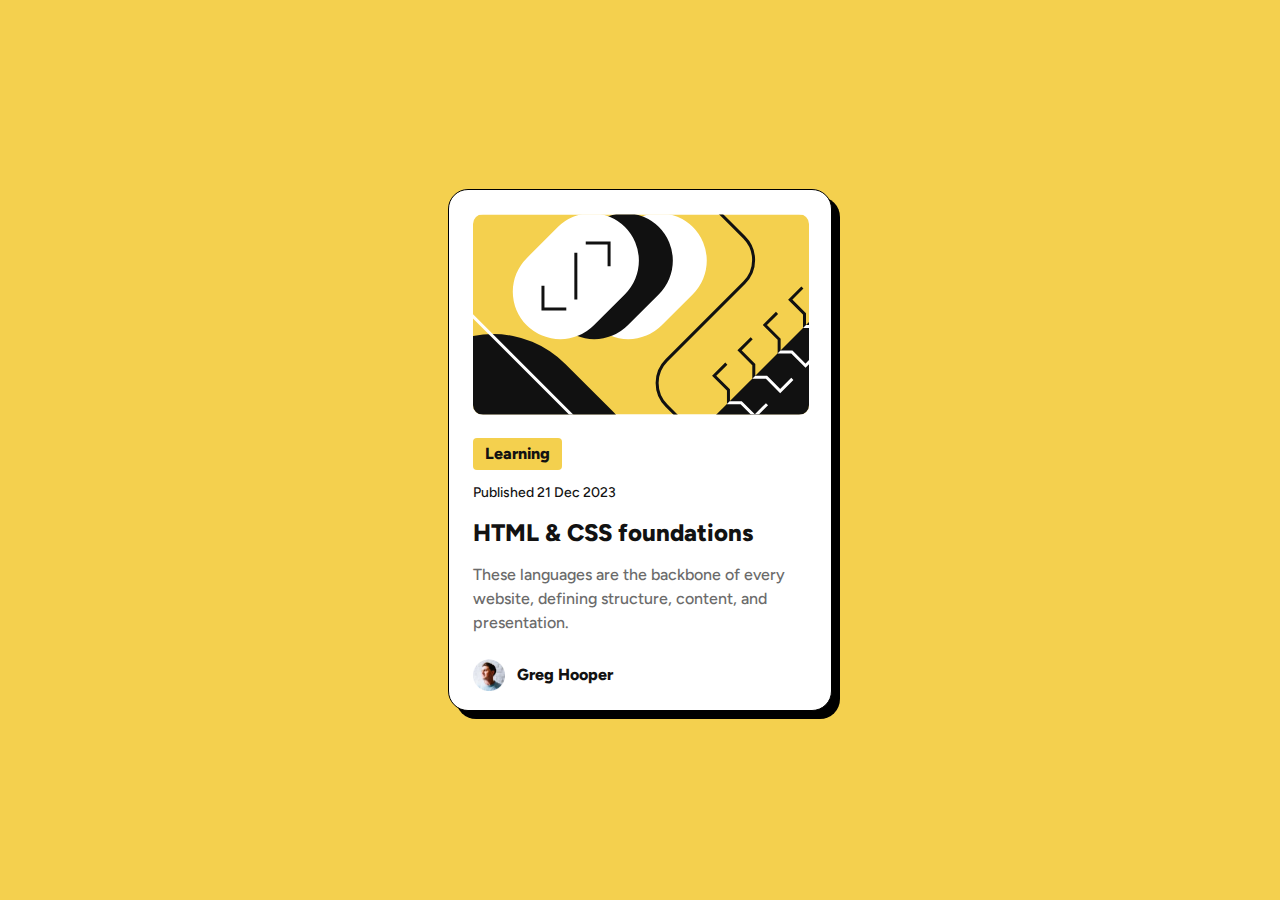
<file: blog-preview-card/index.html>
<!DOCTYPE html>
<html lang="en">
<head>
	<meta charset="UTF-8">
	<meta name="viewport" content="width=device-width, initial-scale=1.0"> <!-- displays site properly based on user's device -->

	<link rel="icon" type="image/png" sizes="32x32" href="./assets/images/favicon-32x32.png">
	<link rel="stylesheet" href="./styles.css">

	<title>Blog preview card | Frontend Mentor</title>
</head>
<body>
	<main class="card">
		<div class="card-image">
			<img src="./assets//images/illustration-article.svg" alt="asticle illustration" />
		</div>
		<div class="card-content">
			<div class="tag">
				<p id="tag">Learning</p>
			</div>
			<p class="date">Published 21 Dec 2023</p>
			<h1>HTML & CSS foundations</h1>
			<p class="description">
				These languages are the backbone of every website, defining structure, content, and presentation.
			</p>
		</div>
		<div class="author">
			<img src="./assets/images/image-avatar.webp" alt="user avatar"/>
			<p class="author-name">Greg Hooper</p>
		</div>
	</main>
</body>
</html>
</file>
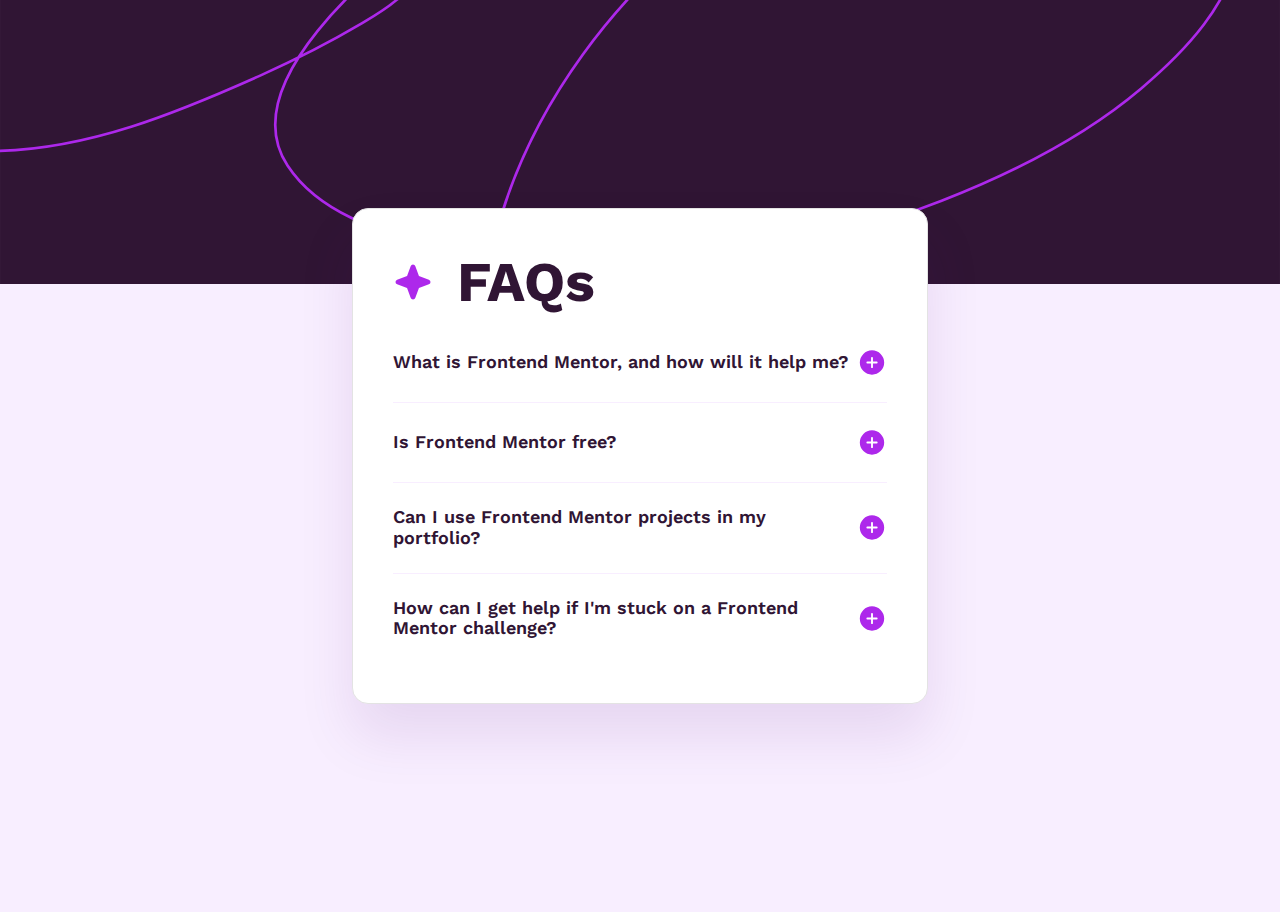
<file: faq-accordion/index.html>
<!DOCTYPE html>
<html lang="en">
<head>
	<meta charset="UTF-8">
	<meta name="viewport" content="width=device-width, initial-scale=1.0"> <!-- displays site properly based on user's device -->

	<link rel="icon" type="image/png" sizes="32x32" href="./assets/images/favicon-32x32.png">
	<link rel="stylesheet" href="styles.css">
	
	<title>FAQ accordion | Frontend Mentor</title>

</head>
<body>
	<main>
		<header>
			<img src="./assets/images/icon-star.svg" alt="star icon">
			<h1 class="title">FAQs</h1>
		</header>
		<section>
			<div class="item">
				<div class="question-container">
					<h2 class="question">What is Frontend Mentor, and how will it help me?</h2>
					<img class="icon" src="./assets/images/icon-plus.svg" alt="plus icon">
				</div>
		
				<p class="answer">Frontend Mentor offers realistic coding challenges to help developers improve their 
				frontend coding skills with projects in HTML, CSS, and JavaScript. It's suitable for 
				all levels and ideal for portfolio building.</p>
			</div>
	
			<hr>
			
			<div class="item">
				<div class="question-container">
					<h2 class="question">Is Frontend Mentor free?</h2>
					<img class="icon" src="./assets/images/icon-plus.svg" alt="plus icon">
				</div>
				
				<p class="answer">Yes, Frontend Mentor offers both free and premium coding challenges, with the free 
				option providing access to a range of projects suitable for all skill levels.</p>
			</div>

			<hr>
	
			<div class="item">
				<div class="question-container">
					<h2 class="question">Can I use Frontend Mentor projects in my portfolio?</h2>
					<img class="icon" src="./assets/images/icon-plus.svg" alt="plus icon">
				</div>

				<p class="answer">Yes, you can use projects completed on Frontend Mentor in your portfolio. It's an excellent
				way to showcase your skills to potential employers!</p>
			</div>

			<hr>
	
			<div class="item">
				<div class="question-container">
					<h2 class="question">How can I get help if I'm stuck on a Frontend Mentor challenge?</h2>
					<img class="icon" src="./assets/images/icon-plus.svg" alt="plus icon">
				</div>

				<p class="answer">The best place to get help is inside Frontend Mentor's Discord community. There's a help 
				channel where you can ask questions and seek support from other community members.</p>
			</div>
		</section>
	</main>

	<script src="script.js"></script>
</body>
</html>
</file>
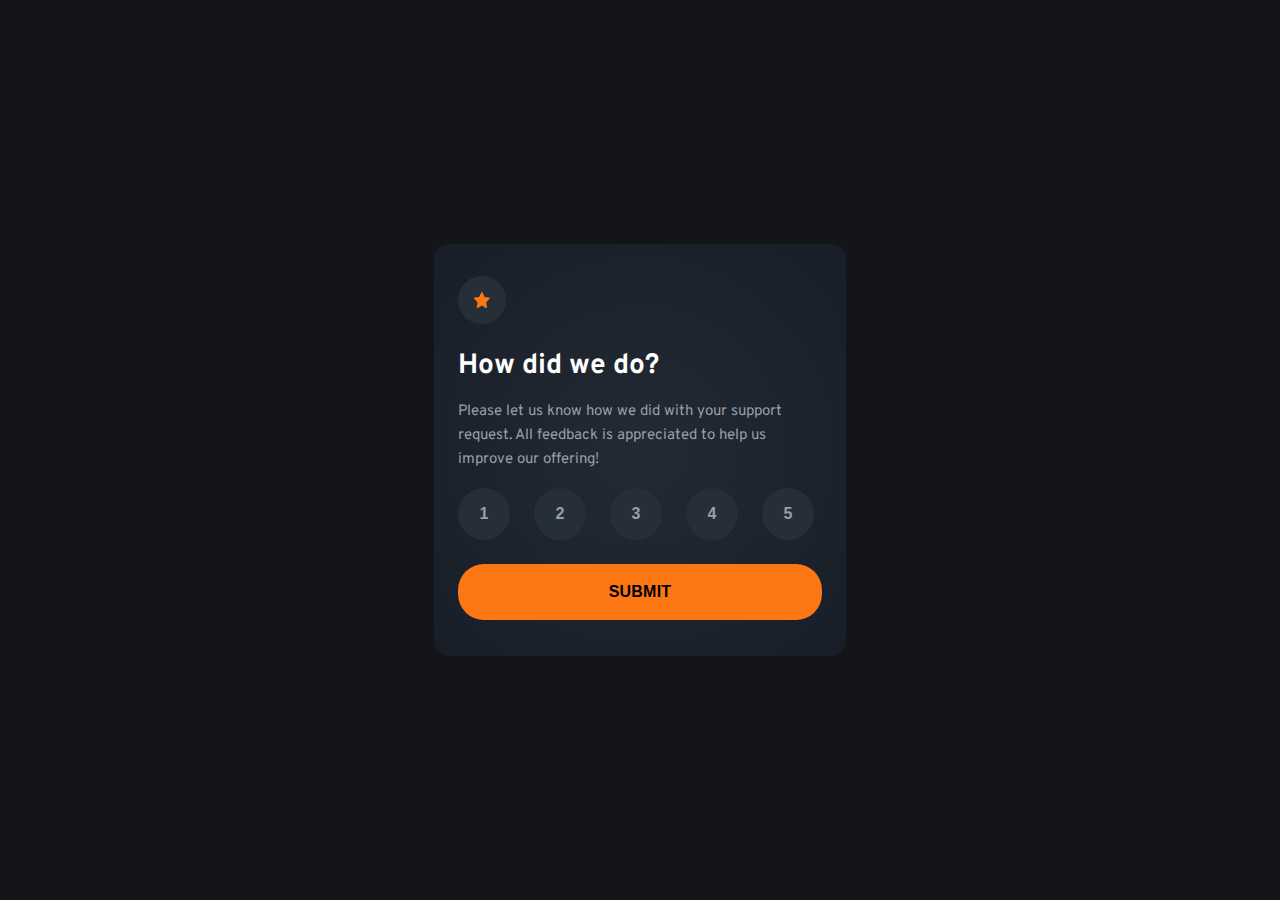
<file: interactive-rating-component/index.html>
<!DOCTYPE html>
<html lang="en">
<head>
  <meta charset="UTF-8">
  <meta name="viewport" content="width=device-width, initial-scale=1.0"> <!-- displays site properly based on user's device -->

  <link rel="icon" type="image/png" sizes="32x32" href="./images/favicon-32x32.png">
  <link rel="stylesheet" href="./styles.css">

  <title>Frontend Mentor | Interactive rating component</title>
</head>
<body>
  <main>
    <section id="rating" class="container">
      <div class="img-background">
        <img class="icon" src="./images/icon-star.svg" alt="star icon">
      </div>
      
      <div class="container-text">
        <h1>How did we do?</h1>
        <p>Please let us know how we did with your support request. All feedback is appreciated to help us improve our offering!</p>
        <div class="rating-container">
          <button>1</button>
          <button>2</button>
          <button>3</button>
          <button>4</button>
          <button>5</button>
        </div>
      </div>

      <button class="btn-submit">Submit</button>
    </section>

    <section id="thankyou" class="container center hide">
      <img src="./images/illustration-thank-you.svg" alt="thank you illustration">
      <p class="selection">You selected <!-- Add rating here --> out of 5</p>

      <div class="container-text">
        <h1>Thank you!</h1>
  
        <p>We appreciate you taking the time to give a rating. If you ever need more support, 
        don’t hesitate to get in touch!</p>
      </div>
    </section>
  </main>

  <script src="./script.js"></script>
</body>
</html>
</file>
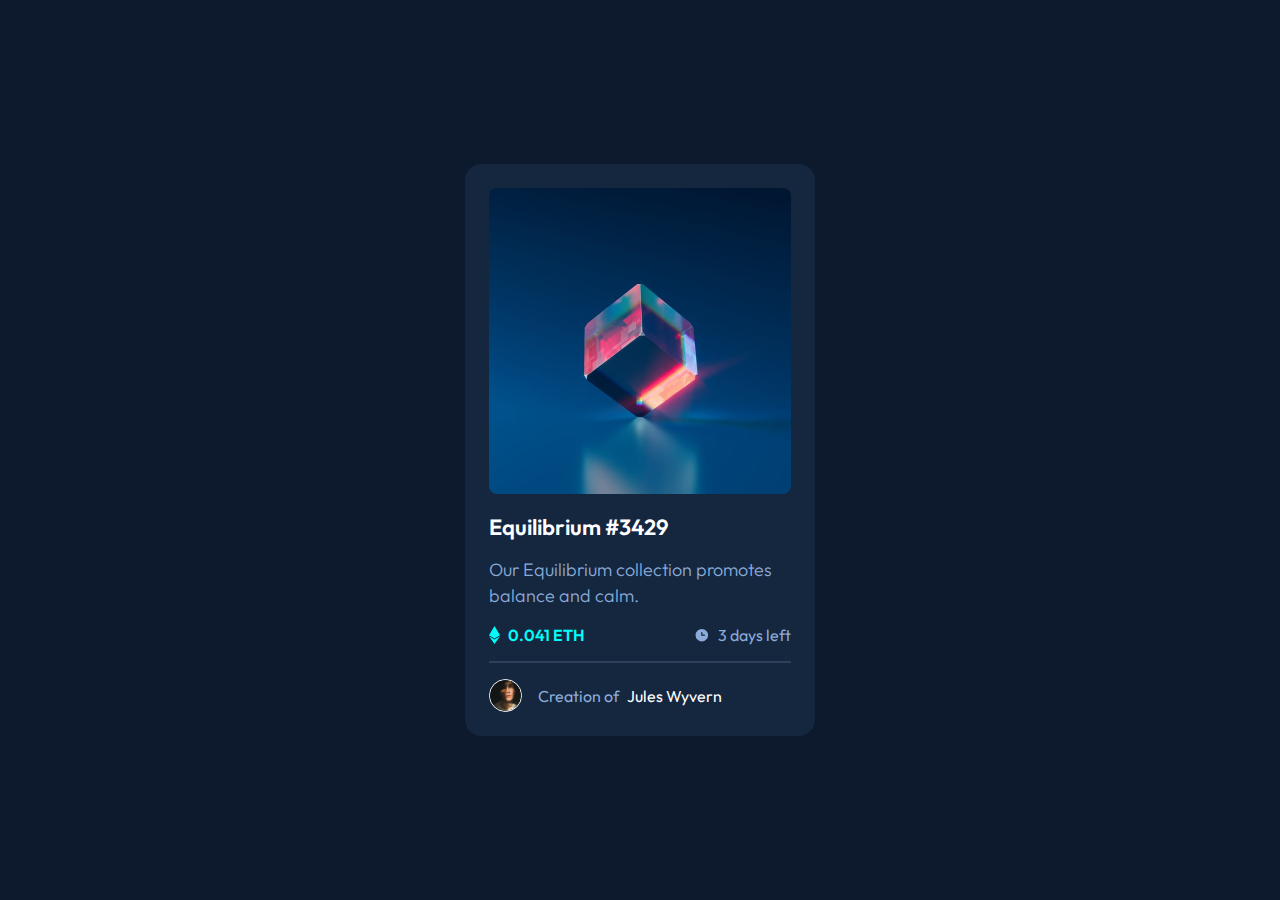
<file: nft-preview-card/index.html>
<!DOCTYPE html>
<html lang="en">
<head>
  <meta charset="UTF-8">
  <meta name="viewport" content="width=device-width, initial-scale=1.0"> <!-- displays site properly based on user's device -->

  <link rel="icon" type="image/png" sizes="32x32" href="./images/favicon-32x32.png">
  <link rel="stylesheet" href="./styles/styles.css">
  
  <title>Frontend Mentor | NFT preview card component</title>

</head>
<body>
  <main>
    <article>
      <div class="image-container">
        <div class="card-img">
          <img src="./images/image-equilibrium.jpg" alt="project image" >
        </div>
        <div class="overlay">
          <img src="./images/icon-view.svg" alt="view icon" class="card-view">
        </div>
      </div>
      <div class="card-text">
        <div class="card-title-desc">
          <h1>Equilibrium #3429</h1>
          <p>Our Equilibrium collection promotes balance and calm.</p>
        </div>
        <div class="card-info">
          <div class="card-price">
            <img src="./images/icon-ethereum.svg" alt="currency icon">
            <p>0.041 ETH</p>
          </div>
          <div class="card-time">
            <img src="./images/icon-clock.svg" alt="clock icon">
            <p>3 days left</p>
          </div>
        </div>
        
        <hr>

        <div class="card-creator">
          <img src="./images/image-avatar.png">
          <div class="creator-text">
              <p>Creation of</p>
              <p class="name">Jules Wyvern</p>
          </div>
        </div>
      </div>
    </article>
  </main>

</body>
</html>
</file>
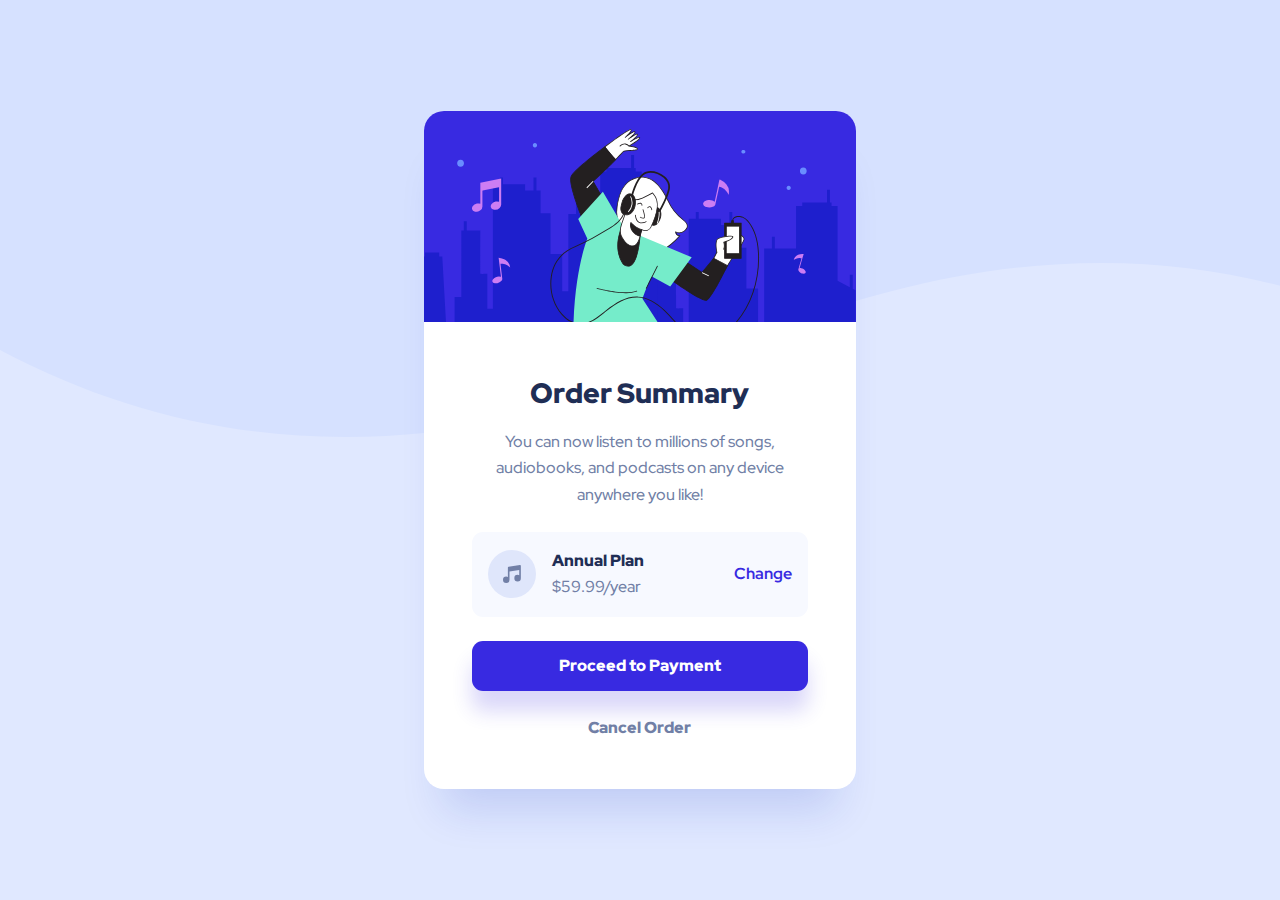
<file: order-summary-component/index.html>
<!DOCTYPE html>
<html lang="en">
<head>
	<meta charset="UTF-8">
	<meta name="viewport" content="width=device-width, initial-scale=1.0"> <!-- displays site properly based on user's device -->

	<link rel="icon" type="image/png" sizes="32x32" href="./images/favicon-32x32.png">
	<link rel="stylesheet" href="./styles/styles.css">

	<title>Frontend Mentor | Order summary card</title>

</head>
<body>
	<main>
		<article class="card">
			<div class="card-header">
				<img src="./images/illustration-hero.svg" alt="illustration of a person listening to music">
			</div>
			<div class="card-content">
				<div class="card-summary">
					<h1>Order Summary</h1>
					<p>
						You can now listen to millions of songs, audiobooks, and podcasts on any device anywhere you like!
					</p>
				</div>
				<div class="card-order">
					<div class="order-left">
						<img src="./images/icon-music.svg" alt="music note icon">
						<div>
							<h2>Annual Plan</h2>
							<p>$59.99/year</p>
						</div>
					</div>
					<div class="order-right">
						<a href="#">Change</a>
					</div>
				</div>
				<div class="card-button">
					<button type="button" class="btn-primary">Proceed to Payment</button>
					<button type="button" class="btn-secondary">Cancel Order</button>
				</div>
			</div>
		</article>
	</main>
</body>
</html>
</file>
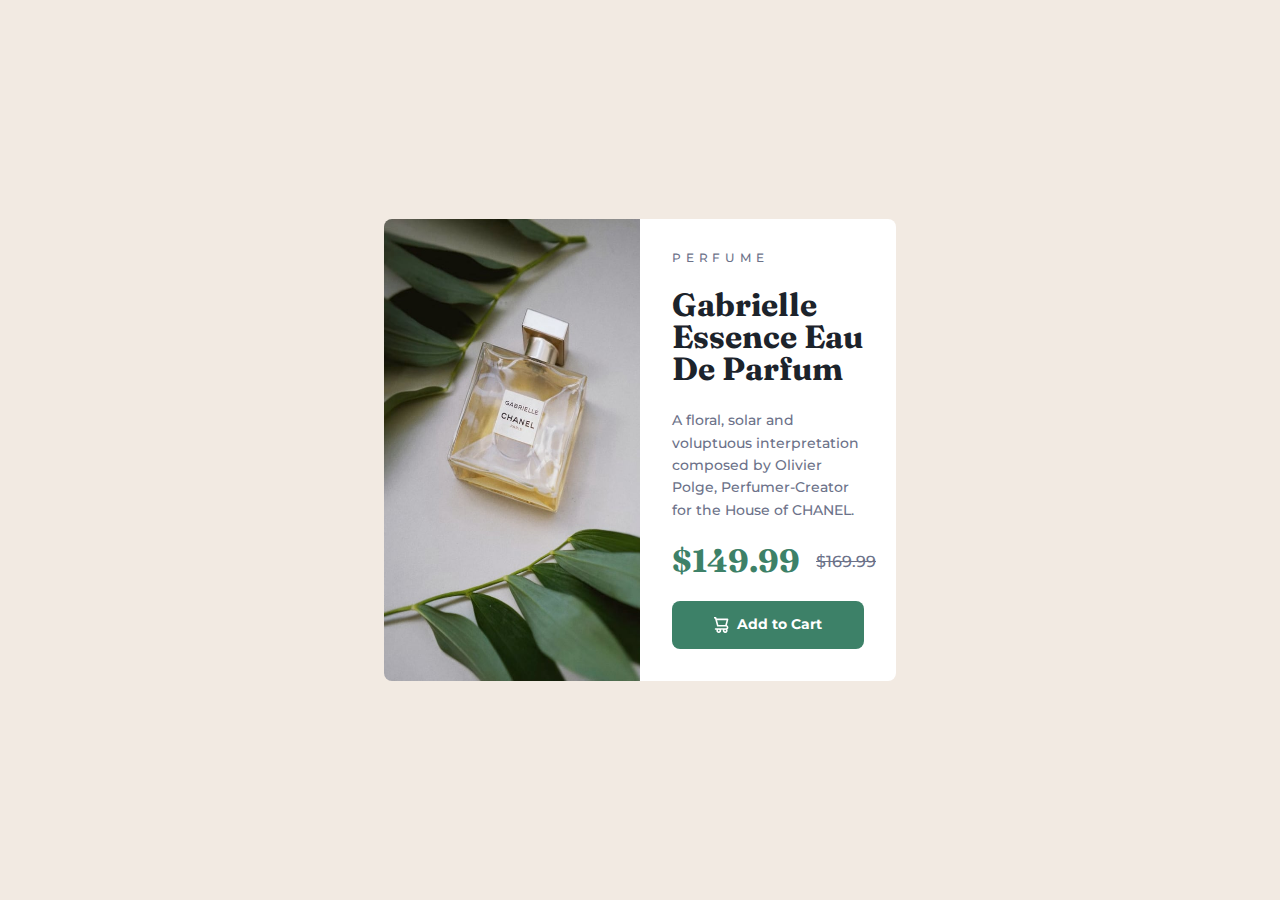
<file: product-preview-card/index.html>
<!DOCTYPE html>
<html lang="en">
<head>
  <meta charset="UTF-8">
  <meta name="viewport" content="width=device-width, initial-scale=1.0"> <!-- displays site properly based on user's device -->

  <link rel="icon" type="image/png" sizes="32x32" href="./images/favicon-32x32.png">
  <link rel="stylesheet" href="./styles.css">
  
  <title>Frontend Mentor | Product preview card component</title>

</head>
<body>
  <main>
    <img class="image-mobile" src="./images/image-product-mobile.jpg" alt="product image">
    <img class="image-desktop" src="./images/image-product-desktop.jpg" alt="product image">
    
    <div class="card">
      <div class="card-text">
        <p class="tag">Perfume</p>
  
        <h1 class="product">Gabrielle Essence Eau De Parfum</h1>
  
        <p class="description">
          A floral, solar and voluptuous interpretation composed by Olivier Polge, Perfumer-Creator for the House of CHANEL.
        </p>
      </div>

      <div class="card-price">
        <p class="price">$149.99</p>
        <p class="discount">$169.99</p>
      </div>

      <button type="button" class="btn-primary">
        <img src="./images/icon-cart.svg" alt="cart icon">
        <span class="btn-text">Add to Cart</span>
      </button>
    </div>
  </main>
</body>
</html>
</file>
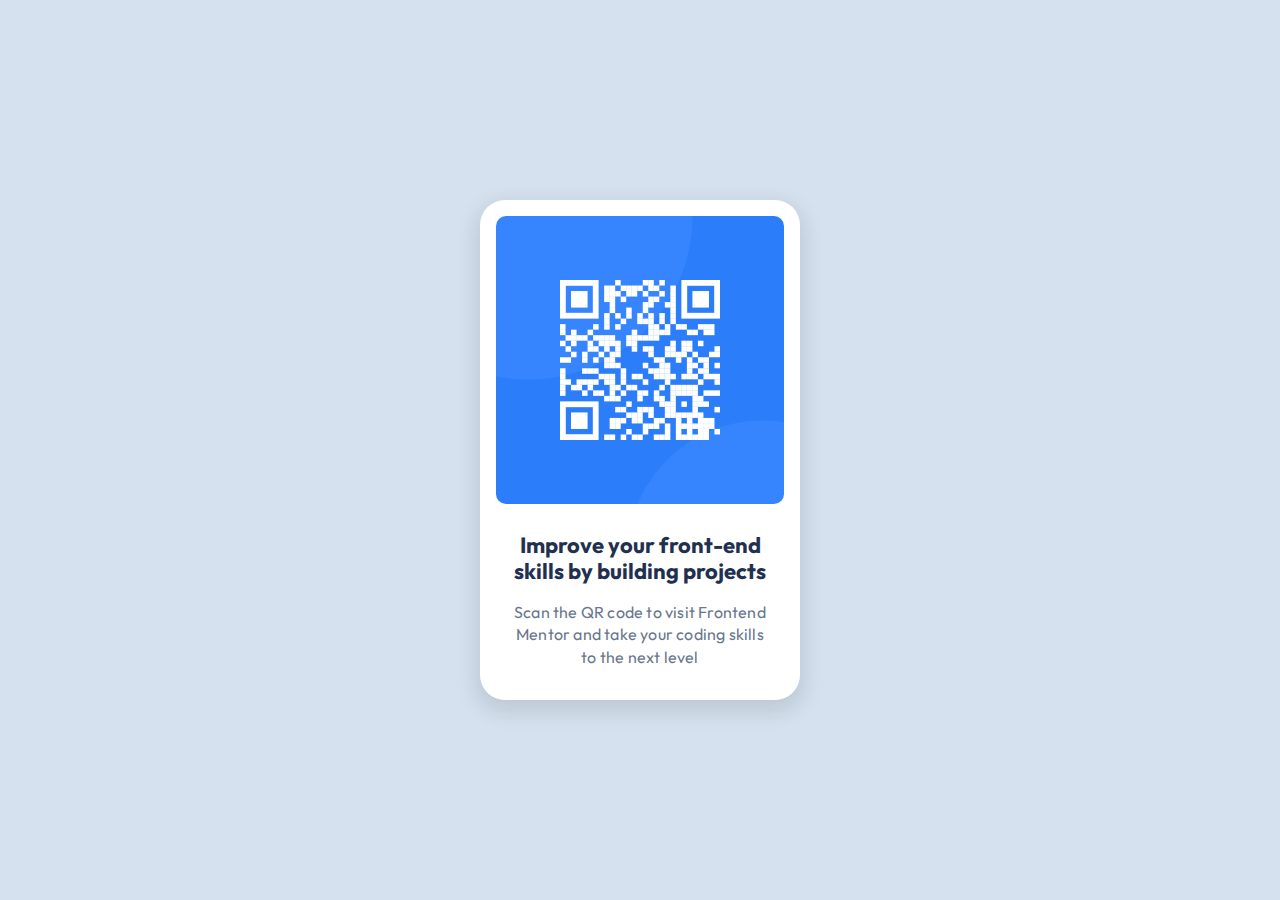
<file: qr-code-component/index.html>
<!DOCTYPE html>
<html lang="en">
<head>
    <meta charset="UTF-8">
    <meta name="viewport" content="width=device-width, initial-scale=1.0"> <!-- displays site properly based on user's device -->

    <link rel="stylesheet" href="styles.css">
    <link rel="icon" type="image/png" sizes="32x32" href="./images/favicon-32x32.png">

    <title>QR code component | Frontend Mentor</title>
</head>
<body>
    <main>
    <article class="card">
        <img src="./images/image-qr-code.png" width="288" height="288" alt="QR code for scanning to access the website"/>
        <div class="text-container">
            <h1 class="text-bold">Improve your front-end skills by building projects</h1>
            <p class="text-regular">Scan the QR code to visit Frontend Mentor and take your coding skills to the next level</p>
        </div>
    </article>
    </main>
</body>
</html>
</file>
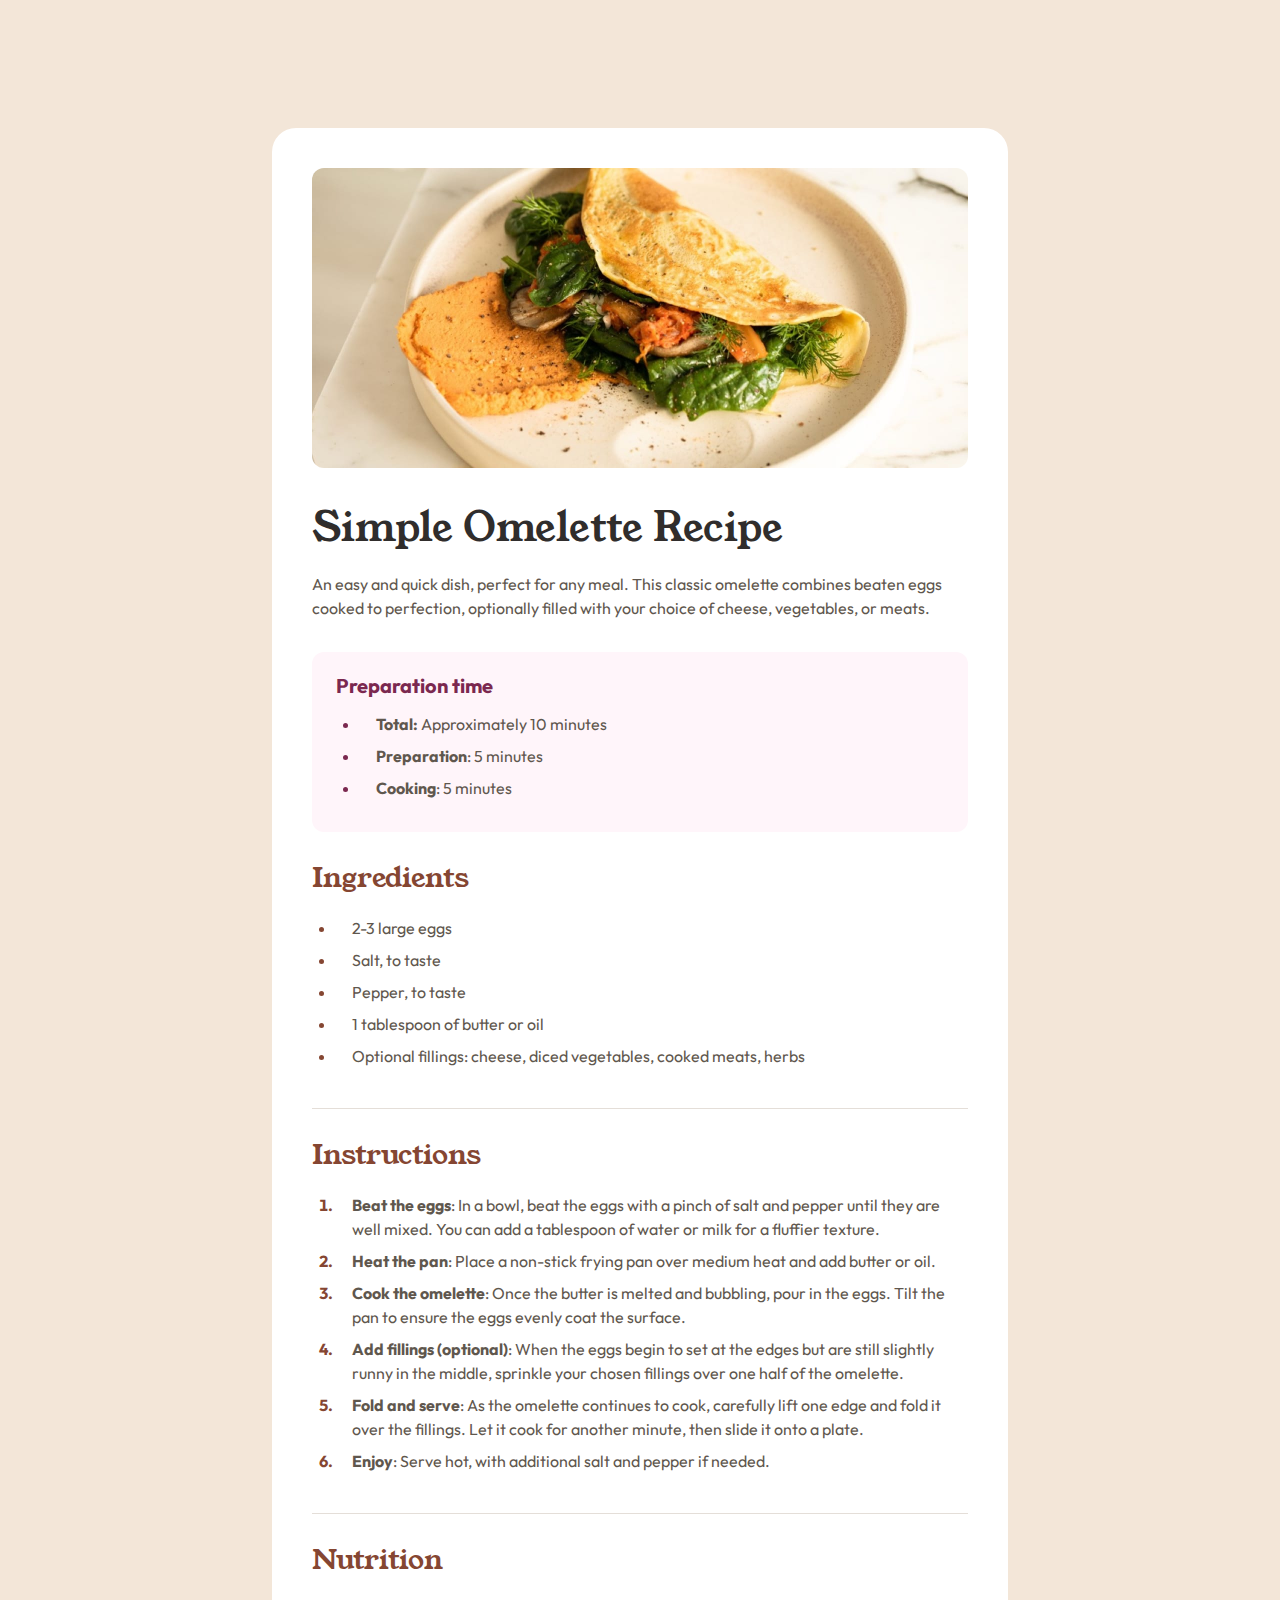
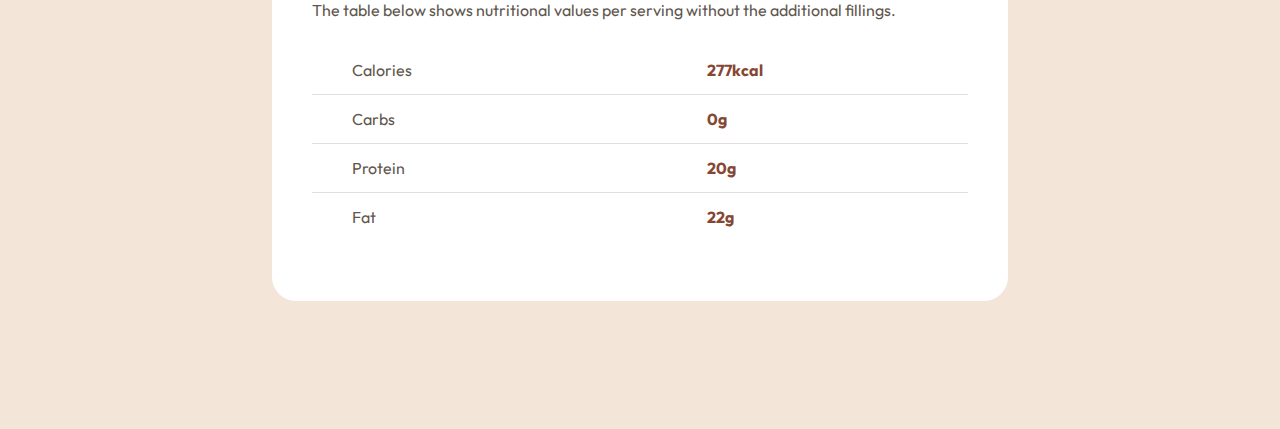
<file: recipe-page/index.html>
<!DOCTYPE html>
<html lang="en">
<head>
	<meta charset="UTF-8">
	<meta name="viewport" content="width=device-width, initial-scale=1.0"> <!-- displays site properly based on user's device -->

	<link rel="icon" type="image/png" sizes="32x32" href="./assets/images/favicon-32x32.png">
	<link rel="stylesheet" href="./styles.css">
	
	<title>Frontend Mentor | Recipe page</title>

</head>
<body>
	<main>
		<article>
			<img src="./assets/images/image-omelette.jpeg" alt="Simple omlette">
			
			<div id="text-wrapper">
				<section class="title">
					<h1>Simple Omelette Recipe</h1>
		
					<p>An easy and quick dish, perfect for any meal. This classic omelette combines beaten eggs cooked 
					to perfection, optionally filled with your choice of cheese, vegetables, or meats.</p>
				</section>

				<section class="prep">			
					<h2 class="prep-title">Preparation time</h2>

					<ul class="prep-list">
						<li><span class="text-bold">Total:</span> Approximately 10 minutes</li>
						<li><span class="text-bold">Preparation</span>: 5 minutes</li>
						<li><span class="text-bold">Cooking</span>: 5 minutes</li>
					</ul>
				</section>

				<section class="ingredients">
					<h2>Ingredients</h2>
		
					<ul class="ingredients-list">
						<li>2-3 large eggs</li>
						<li>Salt, to taste</li>
						<li>Pepper, to taste</li>
						<li>1 tablespoon of butter or oil</li>
						<li>Optional fillings: cheese, diced vegetables, cooked meats, herbs</li>
					</ul>
				</section>

				<hr>

				<section class="instructions">
					<h2>Instructions</h2>
		
					<ol class="instructions-list">
						<li><span class="text-bold">Beat the eggs</span>: In a bowl, beat the eggs with a pinch of salt and pepper until they are well mixed. 
						You can add a tablespoon of water or milk for a fluffier texture.</li>
						
						<li><span class="text-bold">Heat the pan</span>: Place a non-stick frying pan over medium heat and add butter or oil.</li>
						
						<li><span class="text-bold">Cook the omelette</span>: Once the butter is melted and bubbling, pour in the eggs. Tilt the pan to ensure 
						the eggs evenly coat the surface.</li>
						
						<li><span class="text-bold">Add fillings (optional)</span>: When the eggs begin to set at the edges but are still slightly runny in the 
						middle, sprinkle your chosen fillings over one half of the omelette.</li>
						
						<li><span class="text-bold">Fold and serve</span>: As the omelette continues to cook, carefully lift one edge and fold it over the 
						fillings. Let it cook for another minute, then slide it onto a plate.</li>
						
						<li><span class="text-bold">Enjoy</span>: Serve hot, with additional salt and pepper if needed.</li>
					</ol>
				</section>

				<hr>

				<section class="nutrition">
					<h2>Nutrition</h2>
		
					<p>The table below shows nutritional values per serving without the additional fillings.</p>
		
					<table>
					<tbody>
						<tr>
							<td>Calories</td>
							<td class="values">277kcal</td>
						</tr>
						<tr>
							<td>Carbs</td>
							<td class="values">0g</td>
						</tr>
						<tr>
							<td>Protein</td>
							<td class="values">20g</td>
						</tr>
						<tr>
							<td>Fat</td>
							<td class="values">22g</td>
						</tr>
						</tbody>
					</table>
				</section>
			</div>
		</article>
	</main>
</body>
</html>
</file>
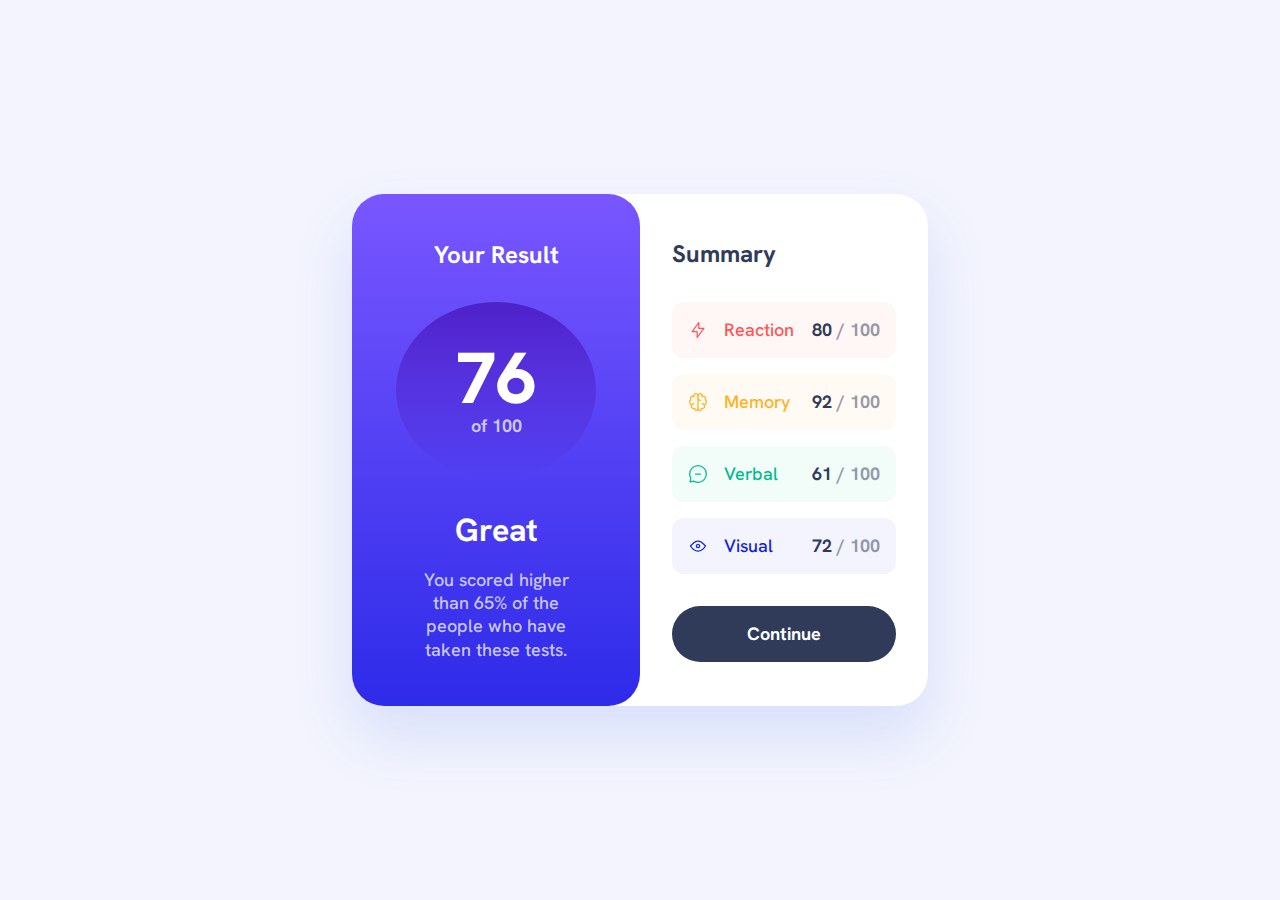
<file: results-summary-component/index.html>
<!DOCTYPE html>
<html lang="en">
<head>
  <meta charset="UTF-8">
  <meta name="viewport" content="width=device-width, initial-scale=1.0"> <!-- displays site properly based on user's device -->

  <link rel="icon" type="image/png" sizes="32x32" href="./assets/images/favicon-32x32.png">
  <link rel="stylesheet" href="./styles.css">
  
  <title>Frontend Mentor | Results summary component</title>

</head>
<body>
  <main>
    <section class="result">
      <h1 class="title">Your Result</h1>
      <div class="res-num">
        <h2 class="res-score">76</h2>
        <p class="detail">of 100</p>
      </div>
      <div class="res-desc">
        <h2 class="res-rating">Great</h2>
        <p class="text-sm">You scored higher than 65% of the people who have taken these tests.</p>
      </div>
    </section>

    <section class="summary">
      <h1 class="title">Summary</h1>

      <div class="stats">
        <div class="summary-item reaction">
          <div class="summary-text">
            <img class="icon" src="./assets/images/icon-reaction.svg" alt="reaction icon">
            <p class="text-sm">Reaction</p>
          </div>
          <p class="detail score">80 <span class="total">/ 100</span></p>
        </div>
        
        <div class="summary-item memory">
          <div class="summary-text">
            <img src="./assets/images/icon-memory.svg" alt="memory icon">
            <p class="text-sm">Memory</p>
          </div>
          <p class="detail score">92 <span class="total">/ 100</span></p>
        </div>
        
        <div class="summary-item verbal">
          <div class="summary-text">
            <img src="./assets/images/icon-verbal.svg" alt="verbal icon">
            <p class="text-sm">Verbal</p>
          </div>
          <p class="detail score">61 <span class="total">/ 100</span></p>
        </div>
        
        <div class="summary-item visual">
          <div class="summary-text">
            <img src="./assets/images/icon-visual.svg" alt="visual icon">
            <p class="text-sm">Visual</p>
          </div>
          <p class="detail score">72 <span class="total">/ 100</span></p>
        </div>
      </div>

      <button class="btn-primary">
        <a href="#">
          <p class="btn-text">Continue</p>
        </a>
      </button>
    </section>
  </main>
</body>
</html>
</file>
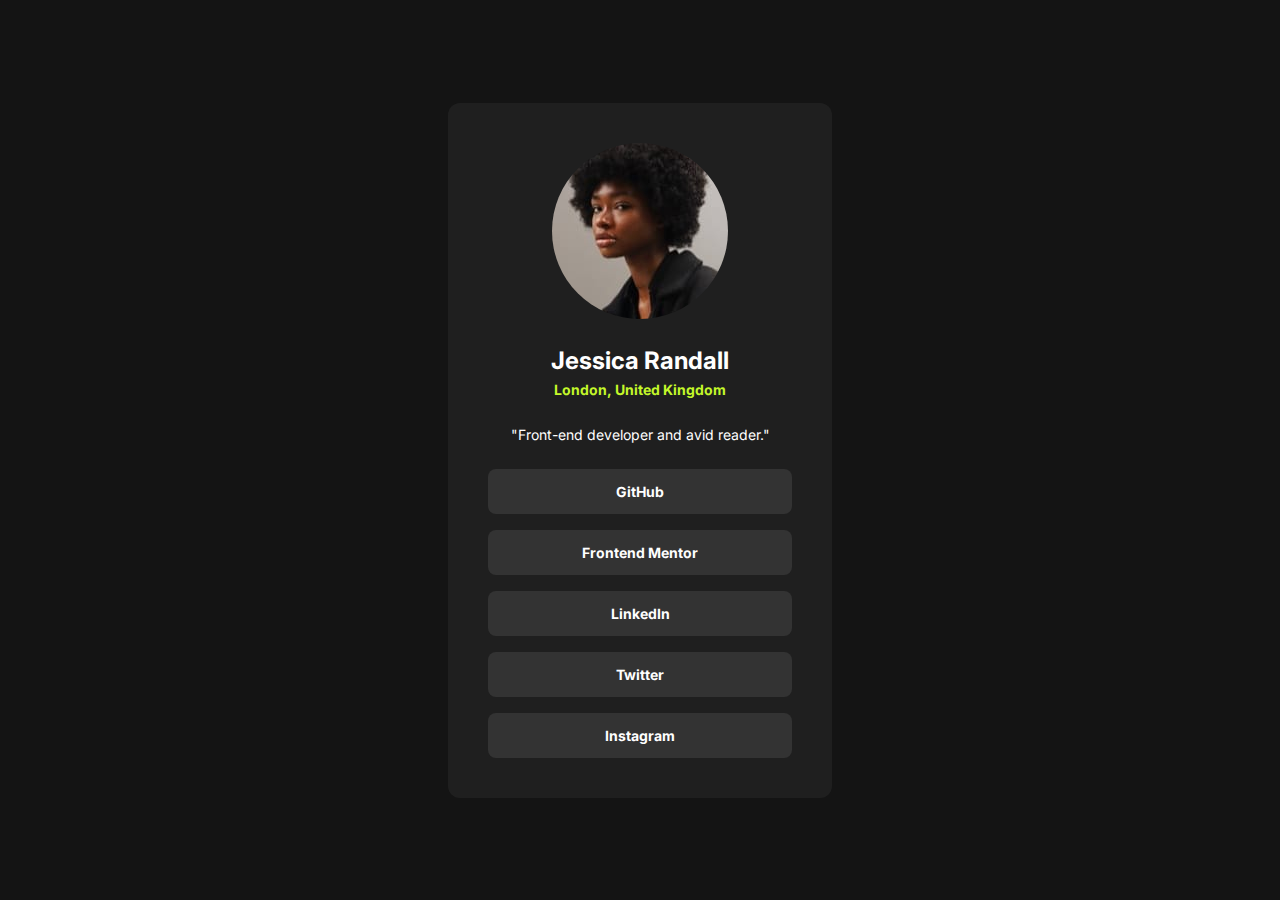
<file: social-links-profile/index.html>
<!DOCTYPE html>
<html lang="en">
<head>
  <meta charset="UTF-8">
  <meta name="viewport" content="width=device-width, initial-scale=1.0"> <!-- displays site properly based on user's device -->

  <link rel="icon" type="image/png" sizes="32x32" href="./assets/images/favicon-32x32.png">
  <link rel="stylesheet" href="./styles.css">
  
  <title>Social links profile | Frontend Mentor</title>
  
</head>
<body>
  <main>
    <header>
      <img src="./assets/images/avatar-jessica.jpeg" alt="Jessica Randall" class="avatar">
      <div class="name-location">
        <h1 class="name">Jessica Randall</h1>
        <p class="text-bold">London, United Kingdom</p>
      </div>
      <p class="bio text">"Front-end developer and avid reader."</p>
    </header>
    <section class="buttons">
      <a href="#" class="button text-bold">GitHub</a>
      <a href="#" class="button text-bold">Frontend Mentor</a>
      <a href="#" class="button text-bold">LinkedIn</a>
      <a href="#" class="button text-bold">Twitter</a>
      <a href="#" class="button text-bold">Instagram</a>
    </section>
  </main>
</body>
</html>
</file>
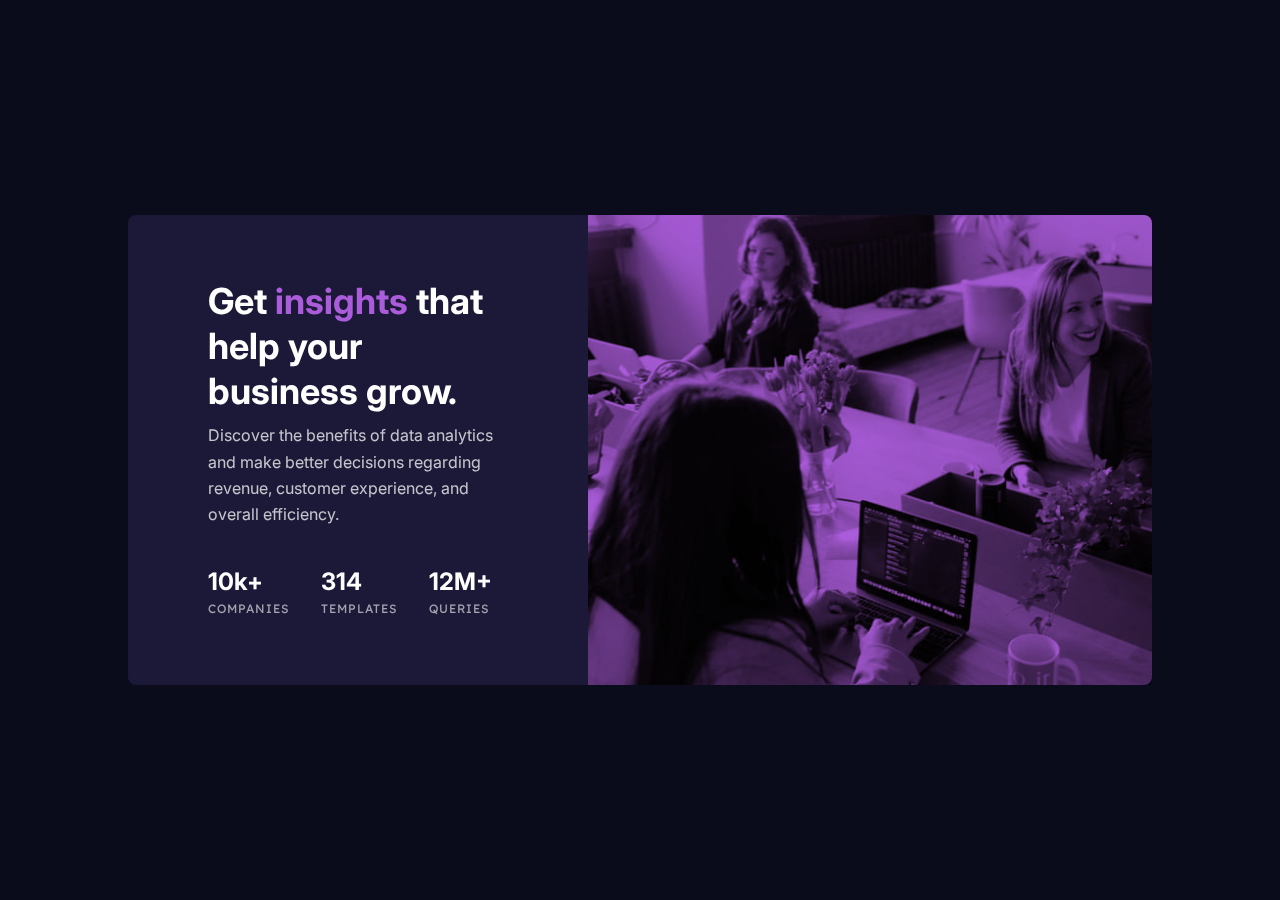
<file: stats-preview-card-component/index.html>
<!DOCTYPE html>
<html lang="en">
<head>
  <meta charset="UTF-8">
  <meta name="viewport" content="width=device-width, initial-scale=1.0"> <!-- displays site properly based on user's device -->

  <link rel="icon" type="image/png" sizes="32x32" href="./images/favicon-32x32.png">
  <link rel="stylesheet" href="./styles/styles.css">
  
  <title>Frontend Mentor | Stats preview card component</title>

</head>
<body>
  <main>
    <section class="card">
      <div class="card-img"></div>
      <div class="card-content">
        <div class="card-desc">
          <h1>Get <span>insights</span> that help your business grow.</h1>
          <p>Discover the benefits of data analytics and make better decisions regarding revenue, customer experience, and overall efficiency.</p>
        </div>
        <div class="card-stats">
          <div class="stat">
            <h2>10k+</h2>
            <p>companies</p>
          </div>
          <div class="stat">
            <h2>314</h2>
            <p>templates</p>
          </div>
          <div class="stat">
            <h2>12M+</h2>
            <p>queries</p>
          </div>
        </div>
      </div>
    </section>
  </main>
</body>
</html>
</file>
<file: blog-preview-card/styles.css>
@import url('https://fonts.googleapis.com/css2?family=Figtree:ital,wght@0,300..900;1,300..900&display=swap');

:root {
    --yellow: #f4d04e;
    --gray-500: #6b6b6b;
    --gray-950:#121212;
}

* {
    box-sizing: border-box;
    margin: 0;
    padding: 0;
    font-family: 'Figtree', sans-serif;
}

body {
    background-color: var(--yellow);
    min-height: 100vh;
    display: flex;
    justify-content: center;
    align-items: center;
}

.card {
    background-color: white;
    width: 384px;
    height: 522px;
    border-radius: 20px;
    border: 1px solid #000;
    box-shadow: 8px 8px #000;
    padding: 24px;
    margin: auto;
    transition: transform 0.3s ease;
}

.card-image {
    height: 200px;
}

.card-image img {
    border-radius: 10px;
}

.card-content {
    margin-top: 24px;
    margin-bottom: 24px;
}

.tag {
    display: inline-block;
    background-color: var(--yellow);
    padding: 4px 12px;
    border-radius: 4px;
    margin-bottom: 12px;
}

.author {
    display: flex;
    align-items: center;
}

.author img {
    width: 32px;
    height: 32px;
    margin-right: 12px;
}

/* Text Styles */
h1, p {
    line-height: 150%;
    letter-spacing: 0px;
    color: var(--gray-950);
    font-weight: 500;
}

h1 {
    font-weight: 800;
    font-size: 24px;
    margin-bottom: 12px;
}

#tag, .author-name {
    font-weight: 800;
}

.description {
    font-size: 16px;
    color: var(--gray-500);
}

.date {
    font-size: 14px;
    margin-bottom: 12px;
}

h1:hover {
    color: var(--yellow);
    cursor: pointer;
}

.card:hover {
    transform: translateY(-10px);
}
</file>
<file: faq-accordion/styles.css>
@import url('https://fonts.googleapis.com/css2?family=Work+Sans:ital,wght@0,100..900;1,100..900&display=swap');

:root {
    --purple-100: #f8eeff;
    --purple-600: #8b5990;
    --purple-950: #301534;
    
    --violet-600: #ad28eb;

    --spacing-100: 0.5rem;
    --spacing-200: 1rem;
    --spacing-300: 1.5rem;
    --spacing-400: 2rem;
    --spacing-500: 2.5rem;
}

* {
    box-sizing: border-box;
    margin: 0;
    padding: 0;
}

body {
    background-color: var(--purple-100);
    background-image: url('./assets/images/background-pattern-desktop.svg');
    background-repeat: no-repeat;
    background-size: 100%;
}

main {
    background-color: white;
    display: flex;
    flex-direction: column;
    justify-content: center;
    gap: var(--spacing-400);
    width: 45%;
    border-radius: 1rem;
    padding: var(--spacing-500);
    margin: 13rem auto;
    border: 1px solid #e3e3e3;
    box-shadow: 0rem 2rem 3.5rem 0rem rgb(80, 0, 118, 0.1);
}

header {
    display: flex;
    gap: var(--spacing-300);
}

.item {
    display: flex;
    flex-direction: column;
    gap: var(--spacing-300);
}

hr {
    margin-bottom: var(--spacing-300);
    height: 1px;
    background: var(--purple-100);
    border: 0;
}

.question-container {
    display: flex;
    justify-content: space-between;
    align-items: center;
    cursor: pointer;
}

.title, .question, .answer {
    font-family: 'Work Sans', sans-serif;
    letter-spacing: 0;
}

.title {
    font-weight: 700;
    font-size: 3.5rem;
    line-height: 4.125rem;
    color: var(--purple-950);
    cursor: default;
}

.question {
    font-weight: 600;
    font-size: 1.125rem;
    line-height: 1.3rem;
    color: var(--purple-950);
}

.answer {
    font-weight: 400;
    font-size: 1rem;
    line-height: 1.5rem;
    color: var(--purple-600);
    max-height: 0;
    opacity: 0;
    margin-bottom: 0;
    transition: max-height 0.3s ease-in-out, opacity 0.2s ease-in-out, margin-bottom 0.3s ease-in-out;
    cursor: default;
}

.collapse {
    max-height: 32.5rem;
    opacity: 1;
    margin-bottom: var(--spacing-300);
}

@media screen and (max-width: 576px) {
    body {
        background-image: url('./assets/images/background-pattern-mobile.svg');
    }
    main {
        margin: 8rem auto;
        width: 90%;
        padding: var(--spacing-300);
    }
    .title {
        font-size: 2rem;
    }
    header img {
        width: 1.5rem;
    }
}

@media screen and (min-width: 577px) and (max-width: 992px) {
    main {
        width: 75%;
        margin: 8rem auto;
    }
}

@media screen and (min-width: 993px) {
    .question-container h2:hover {
        color: var(--violet-600);
    }
}
</file>
<file: interactive-rating-component/styles.css>
@import url('https://fonts.googleapis.com/css2?family=Overpass:ital,wght@0,100..900;1,100..900&display=swap');

:root {
    --grey-500: #969fad;
    --grey-900: #262e38;
    --grey-950: #131518;
    --orange-500: #fc7614;

    --gradient-1: radial-gradient(#232a34, #181e27);

    --spacing-0: 0rem;
    --spacing-100: 0.5rem;
    --spacing-200: 1rem;
    --spacing-300: 1.5rem;
    --spacing-400: 2rem;
    --spacing-500: 2.5rem;
    --spacing-1300: 6.5rem;
    --spacing-1700: 8.5rem;
}

* {
    box-sizing: border-box;
    margin: 0;
    padding: 0;
}

body {
    min-height: 100vh;
    background-color: var(--grey-950);
    display: flex;
    align-items: center;
    justify-content: center;
    font-family: "Overpass", sans-serif;
}

main {
    background-image: var(--gradient-1);
    border-radius: 15px;
    width: 20.5rem;
}

.container {
    padding: var(--spacing-300);
    display: flex;
    flex-direction: column;
    gap: var(--spacing-300);
}

.img-background {
    background-color: var(--grey-900);
    width: 2.5rem;
    height: 2.5rem;
    border-radius: 1.25rem;
    display: flex;
    align-items: center;
    justify-content: center;
}

.icon {
    width: 1rem;
}

.container-text {
    display: flex;
    flex-direction: column;
    gap: var(--spacing-200);
}

.container-text h1 {
    font-size: 1.5rem;
    letter-spacing: 0;
    line-height: 1.875rem;
    font-weight: 700;
    color: white;
}

.container-text p, .selection {
    font-size: 0.875rem;
    letter-spacing: 0;
    line-height: 1.375rem;
    font-weight: 400;
}

.container-text p {
    
    color: var(--grey-500);
}

.rating-container {
    display: flex;
    gap: var(--spacing-200);
}

.rating-container button {
    background-color: var(--grey-900);
    width: 2.625rem;
    height: 2.625rem;
    padding: var(--spacing-100) var(--spacing-200);
    color: var(--grey-500);
}

.btn-submit {
    background-color: var(--orange-500);
    padding: var(--spacing-200) var(--spacing-1300);
    text-transform: uppercase;
}

.rating-container button, .btn-submit {
    border-radius: 21px;
    border: none;
    font-size: 0.875rem;
    font-weight: 700;
    line-height: 1.125rem;
    letter-spacing: 1.87px;
}

.rating-container button:hover, .btn-submit:hover {
    background-color: white;
    color: var(--grey-950);
}

#thankyou {
    padding: var(--spacing-400) var(--spacing-300);
    text-align: center;
}

.center {
    display: flex;
    align-items: center;
}

#thankyou img {
    width: 9rem;
}

.selection {
    color: var(--orange-500);
    background-color: var(--grey-900);
    height: 2rem;
    padding: 0 var(--spacing-200);
    border-radius: 22px;
    display: flex;
    align-items: center;
}

.active {
    background-color: var(--orange-500) !important;
    color: var(--grey-950) !important;
}

.hide {
    display: none;
}

@media only screen and (min-width: 768px) {
    main {
        width: 25.75rem;
        height: 25.75rem;
    }

    .container {
        padding: var(--spacing-400) var(--spacing-300);
    }

    .img-background {
        width: 3rem;
        height: 3rem;
        border-radius: 24px;
    }

    .container-text h1 {
        line-height: 2.25rem;
        font-size: 1.75rem;
    }

    .container-text p {
        line-height: 1.5rem;
        font-size: 0.938rem;
    }

    .rating-container {
        gap: var(--spacing-300);
    }

    .rating-container button {
        width: 3.25rem;
        height: 3.25rem;
    }

    .rating-container button, .btn-submit {
        border-radius: 26px;
        font-size: 1rem;
        line-height: var(--spacing-300);
        letter-spacing: 0.2px;
    }

    #thankyou {
        padding: var(--spacing-500) var(--spacing-400);
        height: 100%;
    }

    .center {
        justify-content: center;
    }
}
</file>
<file: nft-preview-card/styles/styles.css>
@import url("https://fonts.googleapis.com/css2?family=Outfit:wght@100..900&display=swap");
* {
  box-sizing: border-box;
  margin: 0;
  padding: 0;
}

body {
  display: flex;
  background-color: #0d192c;
  font-family: "Outfit", sans-serif;
  min-height: 100vh;
  align-items: center;
  justify-content: center;
}

article {
  display: flex;
  flex-direction: column;
  width: 21.875rem;
  background-color: #15263f;
  padding: 1.5rem;
  gap: 1.5rem;
  border-radius: 1rem;
}

.image-container {
  display: grid;
  grid-template-columns: 1fr;
  width: 18.875rem;
  height: 18.875rem;
}
.image-container div {
  grid-row-start: 1;
  grid-column-start: 1;
}
.image-container .card-img img {
  border-radius: 0.5rem;
  width: 100%;
  height: 100%;
}

.overlay {
  border-radius: 0.5rem;
  display: flex;
  align-items: center;
  justify-content: center;
  opacity: 0;
}
.overlay:hover {
  background-color: rgba(0, 255, 248, 0.5);
  opacity: 100;
}

.card-text {
  display: flex;
  flex-direction: column;
  gap: 1rem;
}
.card-text .card-title-desc {
  display: flex;
  flex-direction: column;
  gap: 1rem;
}
.card-text .card-title-desc h1 {
  color: white;
  font-weight: 600;
  line-height: 1.25;
  letter-spacing: 0rem;
  font-size: 1.375rem;
}
.card-text .card-title-desc p {
  color: #8bacd9;
  font-weight: 300;
  line-height: 1.45;
  letter-spacing: 0rem;
  font-size: 1.125rem;
}
.card-text .card-info {
  display: flex;
  justify-content: space-between;
}
.card-text .card-info .card-price, .card-text .card-info .card-time {
  display: flex;
  align-items: center;
  gap: 0.5rem;
}
.card-text .card-info .card-price {
  color: #00fff8;
  line-height: 1.25;
  font-size: 1rem;
  font-weight: 600;
}
.card-text .card-info .card-time {
  color: #8bacd9;
  line-height: 1.25;
  font-size: 1rem;
  font-weight: 400;
}
.card-text .card-info .card-time img {
  width: 16px;
  height: 16px;
}
.card-text hr {
  height: 1px;
  border: 1px solid #2e405a;
}
.card-text .card-creator {
  display: flex;
  gap: 1rem;
}
.card-text .card-creator img {
  width: 33px;
  height: 33px;
  border-radius: 50%;
  border: 1px solid white;
}
.card-text .card-creator .creator-text {
  display: flex;
  gap: 0.5rem;
  align-items: center;
  line-height: 1.25;
  font-size: 1rem;
  font-weight: 400;
  color: #8bacd9;
}
.card-text .card-creator .creator-text .name {
  color: white;
}/*# sourceMappingURL=styles.css.map */
</file>
<file: order-summary-component/styles/styles.css>
@import url("https://fonts.googleapis.com/css2?family=Red+Hat+Display:ital,wght@0,300..900;1,300..900&display=swap");
* {
  font-family: "Red Hat Display", sans-serif;
  letter-spacing: 0px;
  box-sizing: border-box;
  margin: 0;
  padding: 0;
}

body {
  background: url(../images/pattern-background-mobile.svg) no-repeat #e0e8ff;
  min-height: 100vh;
  display: flex;
  align-items: center;
  justify-content: center;
}

main {
  display: flex;
  align-items: center;
  justify-content: center;
}

.card {
  width: 90%;
  background-color: white;
  display: flex;
  flex-direction: column;
  border-radius: 1.25rem;
  box-shadow: 0 40px 40px -20px rgba(13, 48, 189, 0.15);
}
.card .card-header img {
  max-width: 100%;
  border-top-left-radius: 1.25rem;
  border-top-right-radius: 1.25rem;
}
.card .card-content {
  padding: 1.5rem;
  display: flex;
  flex-direction: column;
  gap: 1.5rem;
}

.card-summary {
  display: flex;
  flex-direction: column;
  gap: 1rem;
  text-align: center;
}
.card-summary h1 {
  color: #1f2e55;
  font-weight: 900;
  font-size: 1.375rem;
  line-height: 1.35;
}
@media screen and (min-width: 768px) {
  .card-summary h1 {
    font-size: 1.75rem;
  }
}
.card-summary p {
  font-size: 0.938rem;
  line-height: 1.65;
  color: #717fa6;
  font-weight: 500;
}
@media screen and (min-width: 768px) {
  .card-summary p {
    font-size: 1rem;
  }
}

.card-order {
  display: flex;
  align-items: center;
  justify-content: center;
  gap: 2.375rem;
  padding: 1rem;
  background-color: #f7f9ff;
  border-radius: 11px;
}
.card-order .order-left {
  display: flex;
  align-items: center;
  justify-content: center;
  gap: 1rem;
}
.card-order .order-left img {
  width: 3rem;
  height: 3rem;
}
.card-order .order-left h2 {
  color: #1f2e55;
  font-size: 0.938rem;
  line-height: 1.65;
  font-weight: 900;
}
@media screen and (min-width: 768px) {
  .card-order .order-left h2 {
    font-size: 1rem;
  }
}
.card-order .order-left p {
  font-size: 0.938rem;
  line-height: 1.65;
  color: #717fa6;
  font-weight: 500;
}
@media screen and (min-width: 768px) {
  .card-order .order-left p {
    font-size: 1rem;
  }
}
.card-order .order-right a {
  text-decoration: none;
  color: #382ae1;
  font-size: 0.938rem;
  line-height: 1.65;
  font-weight: 700;
}
@media screen and (min-width: 768px) {
  .card-order .order-right a {
    font-size: 1rem;
  }
}
.card-order .order-right a:hover {
  color: #766cf1;
}

.card-button {
  display: flex;
  flex-direction: column;
  gap: 1.5rem;
}

.btn-primary {
  border: none;
  background-color: #382ae1;
  height: 3.125rem;
  border-radius: 11px;
  box-shadow: 0 20px 20px rgba(56, 42, 225, 0.19);
  font-size: 0.938rem;
  line-height: 1.65;
  font-weight: 900;
  color: white;
}
@media screen and (min-width: 768px) {
  .btn-primary {
    font-size: 1rem;
  }
}
.btn-primary:hover {
  background-color: #766cf1;
}

.btn-secondary {
  border: none;
  background-color: transparent;
  color: #717fa6;
  font-size: 0.938rem;
  line-height: 1.65;
  font-weight: 900;
}
@media screen and (min-width: 768px) {
  .btn-secondary {
    font-size: 1rem;
  }
}
.btn-secondary:hover {
  color: #1f2e55;
}

@media screen and (min-width: 768px) {
  body {
    background: url(../images/pattern-background-desktop.svg) no-repeat #e0e8ff;
  }
  .card {
    width: 55%;
  }
  .card .card-content {
    padding: 3rem;
  }
  .card-order {
    justify-content: space-between;
  }
}/*# sourceMappingURL=styles.css.map */
</file>
<file: product-preview-card/styles.css>
@import url('https://fonts.googleapis.com/css2?family=Fraunces:ital,opsz,wght@0,9..144,100..900;1,9..144,100..900&family=Montserrat:ital,wght@0,100..900;1,100..900&display=swap');

:root {
    --black: #1c232b;
    --grey: #6c7289;
    --cream: #f2eae2;
    --green-500: #3d8168;
    --green-700: #1a4032;

    --space-50: 0.25rem;
    --space-100: 0.5rem;
    --space-200: 1rem;
    --space-300: 1.5rem;
    --space-400: 2rem;
    --space-500: 2.5rem;
}

* {
    box-sizing: border-box;
    margin: 0;
    padding: 0;
}

body {
    background-color: var(--cream);
    min-height: 100vh;
    display: flex;
    align-items: center;
    justify-content: center;
}

main {
    display: flex;
    flex-direction: column;
    align-items: center;
}

.image-mobile {
    width: 94%;
    border-top-left-radius: 0.5rem;
    border-top-right-radius: 0.5rem;
}

.image-desktop {
    display: none;
}

.card {
    background-color: white;
    width: 94%;
    padding: var(--space-400);
    border-bottom-left-radius: var(--space-100);
    border-bottom-right-radius: var(--space-100);
}

.card-text {
    display: flex;
    flex-direction: column;
    gap: var(--space-300);
}

.tag, .description, .discount {
    color: var(--grey);
    font-family: "Montserrat", sans-serif;
    font-weight: 500;
}

.tag {
    letter-spacing: 0.3rem;
    font-size: 0.75rem;
    text-transform: uppercase;
    line-height: 1.2;
}

.product, .price {
    font-family: "Fraunces", serif;
    font-weight: 700;
    font-size: 2rem;
    line-height: 1;
    letter-spacing: 0;
}

.product {
    color: var(--black);
}

.description {
    letter-spacing: 0;
    line-height: 1.6;
    font-size: 0.875rem;
}

.card-price {
    display: flex;
    gap: var(--space-200);
    margin-top: var(--space-300);
    margin-bottom: var(--space-300);
    align-items: center;
}

.price {
    color: var(--green-500);
}

.discount {
    text-decoration: line-through;
}

.btn-primary {
    border: none;
    background-color: var(--green-500);
    color: white;
    padding: var(--space-200) var(--space-400);
    width: 100%;
    border-radius: var(--space-100);
    display: flex;
    gap: var(--space-100);
    justify-content: center;
    transition: background-color 0.2s ease-in-out;
}

.btn-primary:hover {
    background-color: var(--green-700);
    transition: background-color 0.2s ease-in-out;
}

.btn-text {
    font-family: "Montserrat", sans-serif;
    font-weight: 700;
    font-size: 0.875rem;
    line-height: 1.1;
}

@media only screen and (min-width: 768px) {
    main {
        flex-direction: row;
        align-items: stretch;
        width: 80%;
    }

    .image-mobile {
        display: none;
    }

    .image-desktop {
        display: inline-block;
        width: 50%;
        border-top-left-radius: 0.5rem;
        border-bottom-left-radius: 0.5rem;
    }

    .card {
        width: 50%;
        display: flex;
        flex-direction: column;
        justify-content: center;
        border-bottom-left-radius: 0;
        border-bottom-right-radius: 0.5rem;
        border-top-right-radius: 0.5rem;
    }
}

@media only screen and (min-width: 1024px) {
    main {
        width: 40%;
    }
}
</file>
<file: qr-code-component/styles.css>
@import url('https://fonts.googleapis.com/css2?family=Outfit:wght@100..900&display=swap');

:root {
    --slate-300: #d5e1ef;
    --slate-500: #68778d;
    --slate-900: #1f314f;

    --box-shadow-primary: 0px 8px 20px 5px rgba(0, 0, 0, 0.1);
}

* {
    margin: 0;
    padding: 0;
    box-sizing: border-box;
    font-family: 'Outfit', sans-serif;
}

body {
    background-color: var(--slate-300);
    min-height: 100vh;
    display: flex;
    align-items: center;
    justify-content: center;
}

.text-bold {
    font-size: 1.375rem;
    line-height: 120%;
    letter-spacing: 0;
    font-weight: 700;
    color: var(--slate-900);
}

.text-regular {
    font-size: 1rem;
    line-height: 140%;
    letter-spacing: 0.2px;
    font-weight: 400;
    color: var(--slate-500);
}

.card {
    width: 20rem;
    height: 31.25rem;
    background-color: white;
    border-radius: 1.563rem;
    box-shadow: var(--box-shadow-primary);
}

.card img {
    border-radius: 0.625rem;
    margin: 1rem 1rem 1.5rem 1rem;
}

.text-container {
    width: 80%;
    margin: 0 auto 2.5rem;
    text-align: center;
}

.text-container p {
    margin-top: 1rem;
}
</file>
<file: recipe-page/styles.css>
@import url('https://fonts.googleapis.com/css2?family=Outfit:wght@100..900&family=Young+Serif&display=swap');

:root {
    --stone-100: #f3e6d8;
    --stone-150: #e4ded8;
    --stone-600: #5f574e;
    --stone-900: #302d2c;

    --brown-800: #854632;
    
    --rose-800: #7b284f;
    --rose-50: #fff5fa;
}

* {
    margin: 0;
    padding: 0;
    box-sizing: border-box;
}

body {
    min-height: 100vh;
    line-height: 1;
    letter-spacing: 0;
    display: flex;
    flex-direction: column;
    align-items: center;
    justify-content: center;
    background-color: var(--stone-100);
}

article {
    background-color: white;
    width: 46rem;
    margin: 8rem 0;
    padding: 2.5rem;
    gap: 2.5rem;
    display: flex;
    flex-direction: column;
    border-radius: 1.5rem;
}

img {
    height: 18.75rem;
    border-radius: 0.75rem;
}

h1, h2 {
    font-family: 'Young Serif', serif;
    font-weight: 400;
}

h1 {
    font-size: 2.5rem;
    color: var(--stone-900);
    margin-bottom: 1.5rem;
}

h2 {
    font-size: 1.75rem;
    color: var(--brown-800);
}

.prep-title {
    font-family: 'Outfit', sans-serif;
    font-weight: 700;
    font-size: 1.25rem;
    color: var(--rose-800);
}

p, li, table {
    font-family: 'Outfit', sans-serif;
    font-size: 1rem;
    line-height: 1.5;
    color: var(--stone-600);
}

.text-bold {
    font-weight: 700;
}

.title {
    margin-bottom: 2rem;
}

.prep {
    background-color: var(--rose-50);
    border-radius: 0.75rem;
    padding: 1.5rem;
    display: flex;
    flex-direction: column;
    gap: 1rem;
    margin-bottom: 2rem;
}

.ingredients, .instructions, .nutrition {
    display: flex;
    flex-direction: column;
    gap: 1.5rem;
    margin-bottom: 2rem;
}

hr {
    height: 1px;
    background: var(--stone-150);
    border: 0;
    margin-bottom: 2rem;
}

.ingredients-list li, .prep-list li, .instructions-list li {
    margin-bottom: 0.5rem;
    margin-left: 1.5rem;
    padding-left: 1rem;
}

.prep-list li::marker {
    color: var(--rose-800)
}

.ingredients-list li::marker, .instructions-list li::marker, .values {
    color: var(--brown-800);
    font-weight: 700;
}

table {
    width: 100%;
    border-collapse: collapse;
}

td {
    border-bottom: 1px solid var(--stone-150);
    padding: 0.75rem;
}

td:nth-child(1) {
    padding-left: 2.5rem;
}

tr:last-child td {
    border: none;
    padding-bottom: 0;
}

@media only screen and (max-width: 600px) {
    main {
        margin: 0;
        padding: 0;
        width: 100%;
    }

    img {
        border-radius: 0;
    }

    #text-wrapper {
        padding: 2rem;
    }
}
</file>
<file: results-summary-component/styles.css>
@import url('https://fonts.googleapis.com/css2?family=Hanken+Grotesk:ital,wght@0,100..900;1,100..900&display=swap');

:root {
    /* Colors */
    --navy-50: #ecf2ff;
    --navy-200: #cac9ff;
    --navy-950: #303b59;
    --blue-50: #f3f4fd;
    --blue-800: #1125d6;
    --yellow-50: #fffbf4;
    --yellow-400: #ffb21e;
    --red-50: #fff6f6;
    --red-400: #ff5555;
    --green-50: #f2fcf9;
    --green-500: #00bb8f;

    /* Gradient */
    --gradient-1: linear-gradient(to bottom, hsl(252, 100%, 67%), hsl(241, 81%, 54%));
    --gradient-2: linear-gradient(to bottom, hsla(256, 72%, 46%, 1), hsla(241, 72%, 46%, 0));

    /* Spacing */
    --spacing-0: 0;
    --spacing-100: 0.5rem;
    --spacing-200: 1rem;
    --spacing-300: 1.5rem;
    --spacing-400: 2rem;
    --spacing-1000: 5rem;
}

* {
    box-sizing: border-box;
    margin: 0;
    padding: 0;
    letter-spacing: 0;
    font-family: "Hanken Grotesk", sans-serif;
}

body {
    min-height: 100vh;
}

.res-score {
    line-height: 1;
    font-weight: 800;
    font-size: 3.5rem;
}

.res-rating, .title, .detail, .btn-text {
    line-height: 1.3;
    font-weight: 700;
}

.text-sm {
    line-height: 1.3;
    font-weight: 500;
}

.res-rating {
    font-size: 1.5rem;
}

.title, .btn-text {
    font-size: 1.125rem;
}

.detail, .text-sm {
    font-size: 1rem;
}

.result {
    background-image: var(--gradient-1);
    color: white;
    display: flex;
    flex-direction: column;
    gap: var(--spacing-300);
    text-align: center;
    align-items: center;
    padding: 2.8rem 3.375rem;
    border-bottom-left-radius: 2rem;
    border-bottom-right-radius: 2rem;
}

.res-num {
    background-image: var(--gradient-2);
    border-radius: 50%;
    width: 12.5rem;
    height: 12.5rem;
    display: flex;
    flex-direction: column;
    align-items: center;
    justify-content: center;
}

.res-num p {
    color: var(--navy-200)
}

.res-desc {
    display: flex;
    flex-direction: column;
    gap: var(--spacing-100);
}

.res-desc p {
    color: var(--navy-200);
}

.summary {
    color: var(--navy-950);
    display: flex;
    flex-direction: column;
    gap: var(--spacing-200);
    padding: var(--spacing-400);
}

.stats {
    display: flex;
    flex-direction: column;
    gap: var(--spacing-200);
}

.summary-item {
    display: flex;
    justify-content: space-between;
    height: 3.5rem;
    display: flex;
    align-items: center;
    border-radius: 0.75rem;
    padding-left: var(--spacing-200);
    padding-right: var(--spacing-200);
}

.icon {
    /* width: 20px; */
    height: 20px;
}

.summary-text {
    display: flex;
    gap: var(--spacing-200);
    align-items: center;
}

.btn-primary {
    border: none;
    background-color: var(--navy-950);
    color: white;
    height: 3.5rem;
    border-radius: 8rem;
}

.btn-primary:hover {
    background-image: var(--gradient-1);
}

.btn-primary a {
    text-decoration: none;
    color: white;
}

.reaction {
    color: var(--red-400);
    background-color:  var(--red-50);
}

.memory {
    color: var(--yellow-400);
    background-color: var(--yellow-50);
}

.verbal {
    color: var(--green-500);
    background-color: var(--green-50);
}

.visual {
    color: var(--blue-800);
    background-color: var(--blue-50);
}

.score {
    color: var(--navy-950);
}

.total {
    opacity: 50%;
}

@media only screen and (min-width: 768px) {
    body {
        display: flex;
        align-items: center;
        justify-content: center;
        background-color: var(--blue-50);
    }

    main {
        width: 80%;
        display: flex;
        background-color: white;
        box-shadow: 0 30px 60px rgb(61, 108, 236, 0.15);
        border-radius: 2rem;
        align-items: center;
        justify-content: center;
    }

    .result {
        width: 50%;
        border-radius: 2rem;
        gap: var(--spacing-400);
        /* padding: 2.8rem 4.3rem; */
    }

    .res-desc {
        gap: var(--spacing-200);
    }

    .summary {
        width: 50%;
        gap: var(--spacing-400);
    }

    .title {
        font-size: 1.5rem;
    }

    .res-score {
        font-size: 4.5rem;
    }

    .res-rating {
        font-size: 2rem;
    }

    .detail, .text-sm {
        font-size: 1.125rem;
    }
}

@media only screen and (min-width: 1024px) {
    main {
        width: 60%;
    }
}

@media only screen and (min-width: 1200px) {
    main {
        width: 45%;
    }

    .result {
        height: 512px;
        justify-content: center;
    }
    
}
</file>
<file: social-links-profile/styles.css>
@import url('https://fonts.googleapis.com/css2?family=Inter:ital,opsz,wght@0,14..32,100..900;1,14..32,100..900&display=swap');

:root {
    --grey-700: #333;
    --grey-800: #1f1f1f;
    --grey-900: #141414;

    --green: #c4f82a;

    --spacing-50: 0.25rem;
    --spacing-100: 0.5rem;
    --spacing-150: 0.75rem;
    --spacing-200: 1rem;
    --spacing-300: 1.5rem;
    --spacing-500: 2.5rem;
}

* {
    box-sizing: border-box;
    margin: 0;
    padding: 0;
}

body {
    background-color: var(--grey-900);
    display: flex;
    justify-content: center;
    align-items: center;
    min-height: 100vh;
}

main {
    background-color: var(--grey-800);
    width: 30%;
    height: auto;
    margin: 1rem auto;
    display: flex;
    flex-direction: column;
    align-items: center;
    padding: var(--spacing-500);
    border-radius: var(--spacing-150);
}

.avatar {
    display: block;
    margin: 0 auto var(--spacing-300) auto;
    border-radius: 50%;
}

.name, .text, .text-bold {
    font-family: 'Inter', sans-serif;
    line-height: 1.5;
    letter-spacing: 0;
    text-align: center;
}

.name {
    font-weight: 700;
    font-size: 1.5rem;
    color: white;
}

.text {
    font-weight: 400;
    font-size: 0.875rem;
    color: white;
}

.text-bold {
    font-weight: 700;
    font-size: 0.875rem;
    color: white;
}

.name-location {
    margin-bottom: var(--spacing-300);
}

.name-location p {
    color: var(--green);
}

.bio {
    margin-bottom: var(--spacing-300);
}

.buttons {
    width: 100%;
    display: flex;
    flex-direction: column;
    gap: var(--spacing-200)
}

.button {
    background-color: var(--grey-700);
    text-decoration: none;
    padding: var(--spacing-150);
    border-radius: var(--spacing-100);
    transition: all 0.3s ease-in-out;
}

.button:hover {
    background-color: var(--green);
    color: var(--grey-700);
    transition: background-color 0.3s ease-in-out, color 0.3s ease-in-out;
}

@media screen and (max-width: 576px){
    main {
        width: 90%;
    }
}


@media screen and (max-width: 992px){
    main {
        width: 60%;
    }
}
</file>
<file: stats-preview-card-component/styles/styles.css>
@import url("https://fonts.googleapis.com/css2?family=Inter:ital,opsz,wght@0,14..32,100..900;1,14..32,100..900&family=Lexend+Deca:wght@100..900&display=swap");
* {
  margin: 0;
  padding: 0;
  box-sizing: border-box;
  letter-spacing: 0;
}

body {
  background-color: #0a0c1c;
  color: white;
  min-height: 100vh;
  display: flex;
  align-items: center;
  justify-content: center;
}

main {
  display: flex;
  align-items: center;
  justify-content: center;
}

.card {
  width: 90%;
  display: flex;
  flex-direction: column;
}

.card-img {
  width: 100%;
  height: auto;
  min-height: 15rem;
  background: url(../images/image-header-mobile.jpg) no-repeat;
  background-size: cover;
  position: relative;
  border-radius: 0.5rem 0.5rem 0 0;
}
.card-img::after {
  position: absolute;
  inset: 0;
  content: "";
  background-color: #ab5cdb;
  mix-blend-mode: multiply;
}
@media screen and (min-width: 64rem) {
  .card-img {
    min-width: 35.25rem;
    border-radius: 0 0.5rem 0.5rem 0;
  }
}

.card-content {
  background-color: #1b1937;
  padding: 1.5rem 2rem;
  display: flex;
  flex-direction: column;
  gap: 2.5rem;
  border-radius: 0 0 0.5rem 0.5rem;
}

.card-desc {
  display: flex;
  flex-direction: column;
  gap: 0.5rem;
  text-align: center;
}
.card-desc h1 {
  font-family: "Inter", sans-serif;
  font-weight: 700;
  font-size: 1.75rem;
  line-height: 1.25;
}
@media screen and (min-width: 48rem) {
  .card-desc h1 {
    font-size: 2.25rem;
  }
}
.card-desc span {
  color: #ab5cdb;
}
.card-desc p {
  opacity: 0.75;
  font-family: "Inter", sans-serif;
  font-weight: 400;
  font-size: 0.938;
  line-height: 1.65;
}

.card-stats {
  display: flex;
  flex-direction: column;
  gap: 2rem;
  align-items: center;
  text-align: center;
}
.card-stats h2 {
  font-family: "Inter", sans-serif;
  font-weight: 700;
  font-size: 1.5rem;
  line-height: 1.2;
}
.card-stats p {
  text-transform: uppercase;
  font-family: "Lexend Deca", sans-serif;
  font-weight: 400;
  font-size: 0.75rem;
  line-height: 2;
  letter-spacing: 0.063rem;
  opacity: 0.6;
}

@media screen and (min-width: 48rem) {
  .card {
    width: 70%;
  }
  .card-img img {
    min-height: 27.625rem;
  }
  .card-content {
    padding: 4rem 5rem;
    width: 100%;
    justify-content: center;
  }
  .card-desc, .card-stats {
    text-align: start;
  }
  .card-stats {
    flex-direction: row;
  }
}
@media screen and (min-width: 64rem) {
  .card {
    flex-direction: row-reverse;
    width: 80%;
  }
  .card-img img {
    min-width: 35.25rem;
    border-radius: 0 0.5rem 0.5rem 0;
  }
  .card-content {
    border-radius: 0.5rem 0 0 0.5rem;
  }
}/*# sourceMappingURL=styles.css.map */
</file>
